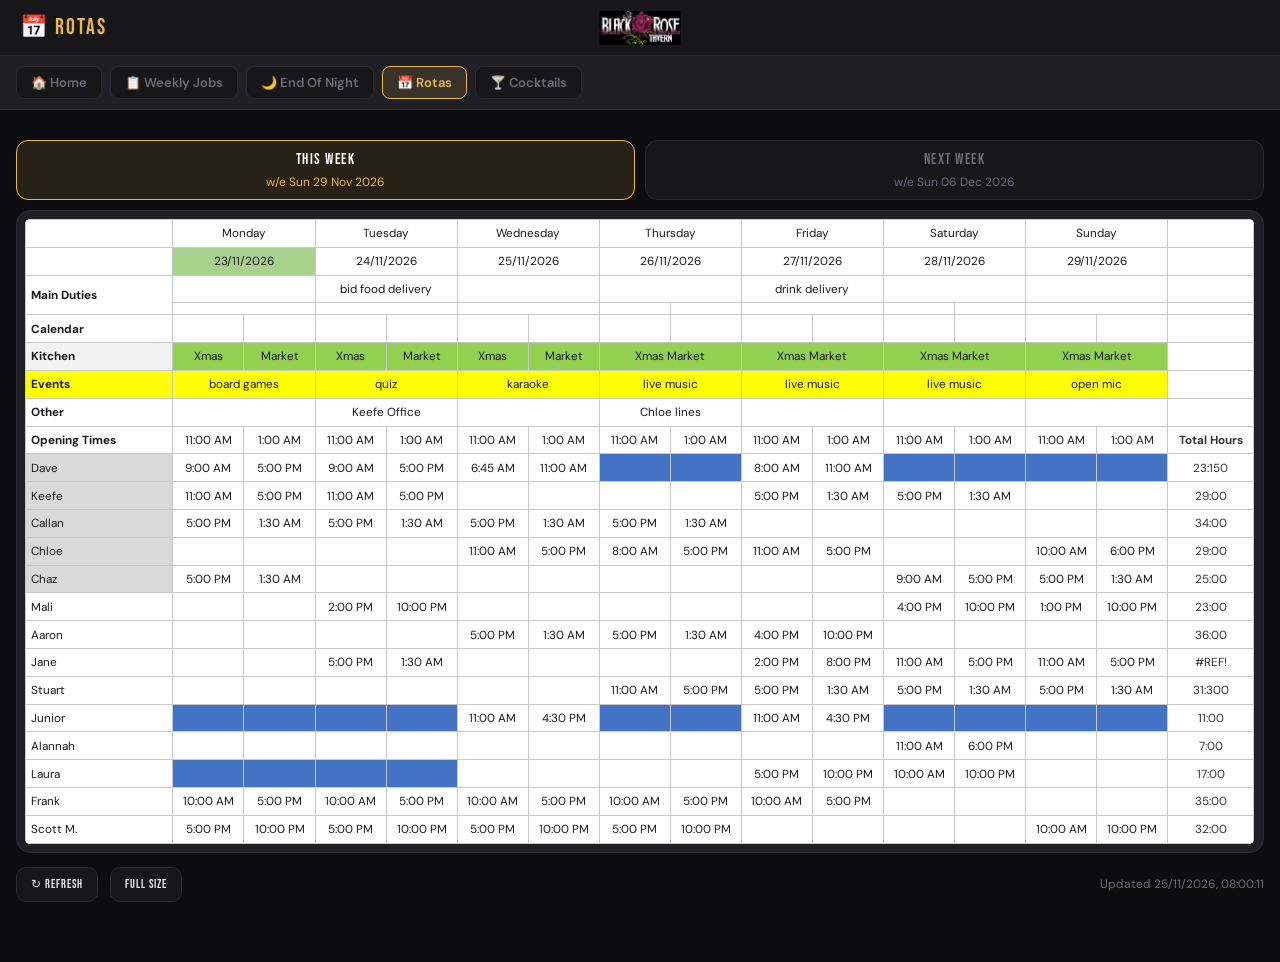
<file: rotas/index.html>
<!DOCTYPE html>
<html lang="en">
<head>
<meta charset="UTF-8">
<meta name="viewport" content="width=device-width, initial-scale=1.0">
<title>Rotas — Black Rose Tavern</title>

<link href="https://fonts.googleapis.com/css2?family=Bebas+Neue&family=DM+Sans:wght@300;400;500;600;700&display=swap" rel="stylesheet">

<style>
  :root{
    --bg:#0d0d0f; --surface:#17171a; --surface2:#1f1f24; --border:#2a2a30;
    --accent:#e8b84b; --accent-dim:rgba(232,184,75,0.12);
    --blood:#e8b84b; --gold:#e8b84b;
    --text:#e8e8ec; --muted:#6b6b78; --line:#2a2a30; --panel:#17171a; --panel-2:#1f1f24;
  }
  *{box-sizing:border-box}
  html,body{margin:0}
  body{background:var(--bg); color:var(--text); font-family:'DM Sans',system-ui,sans-serif;
    font-size:15px; min-height:100vh; -webkit-font-smoothing:antialiased}
  .wrap{max-width:1500px;margin:0 auto;padding:18px 16px 60px}

  /* shared topbar + nav */
  .topbar{display:flex;align-items:center;justify-content:space-between;padding:0 20px;height:56px;
    background:var(--surface);border-bottom:1px solid var(--border);position:sticky;top:0;z-index:100;}
  .topbar-logo{font-family:'Bebas Neue',sans-serif;font-size:22px;letter-spacing:2px;color:var(--accent);}
  .topbar-centre-logo{position:absolute;left:50%;transform:translateX(-50%);height:34px;width:auto;pointer-events:none;}
  .nav-bar{display:flex;gap:8px;background:var(--surface2);border-bottom:1px solid var(--border);
    padding:10px 16px;flex-wrap:wrap;}
  .nav-btn{padding:7px 14px;border-radius:8px;font-family:'DM Sans',sans-serif;font-size:13px;font-weight:600;
    border:1px solid var(--border);background:var(--surface);color:var(--muted);text-decoration:none;
    display:inline-block;transition:color .2s,border-color .2s;-webkit-tap-highlight-color:transparent;}
  .nav-btn:hover{color:var(--text);border-color:var(--accent);}
  .nav-btn.current{background:var(--accent-dim);color:var(--accent);border-color:var(--accent);}

  .tabs{display:flex;gap:10px;margin:22px 0 14px}
  .tab{flex:1;cursor:pointer;border:1px solid var(--line);background:var(--panel);color:var(--muted);
    border-radius:12px;padding:14px 12px;text-align:center;font-family:'Bebas Neue';font-weight:500;
    letter-spacing:1.5px;text-transform:uppercase;transition:.18s;user-select:none}
  .tab small{display:block;font-family:'DM Sans';font-weight:400;letter-spacing:0;text-transform:none;
    font-size:12px;color:var(--muted);margin-top:5px}
  .tab:hover{border-color:#3a3344;color:var(--text)}
  .tab.active{color:#fff;border-color:var(--accent);background:var(--accent-dim)}
  .tab.active small{color:var(--accent)}

  .viewer{border:1px solid var(--line);border-radius:14px;background:var(--panel-2);
    min-height:50vh;position:relative;overflow:auto;padding:14px}

  /* the NAS-rendered rota block (cells carry their own inline colours) */
  table.rota{border-collapse:collapse;font-family:'DM Sans',Arial,sans-serif;font-size:13px;
    background:#fff;width:100%;border-radius:6px;overflow:hidden}
  table.rota td{border:1px solid #c8c8cc;padding:7px 10px;white-space:nowrap;min-width:40px}

  .state{position:absolute;inset:0;display:grid;place-items:center;text-align:center;padding:30px}
  .state .msg{font-family:'Bebas Neue';font-weight:300;letter-spacing:1px;color:var(--muted);font-size:15px}
  .spinner{width:34px;height:34px;border-radius:50%;margin:0 auto 14px;
    border:3px solid #2c2734;border-top-color:var(--accent);animation:spin 1s linear infinite}
  @keyframes spin{to{transform:rotate(360deg)}}

  .footer{display:flex;align-items:center;gap:12px;margin-top:14px;flex-wrap:wrap}
  .btn{cursor:pointer;border:1px solid var(--line);background:var(--panel);color:var(--text);
    border-radius:10px;padding:9px 14px;font-family:'Bebas Neue';font-weight:500;letter-spacing:1px;
    text-transform:uppercase;font-size:12px;transition:.18s;text-decoration:none}
  .btn:hover{border-color:var(--accent);color:#fff}
  .stamp{color:var(--muted);font-size:12px;margin-left:auto}

  /* fit the rota to the screen: draw it at a fixed size, then zoom it to the space available */
  #sheet table.rota{width:1100px!important}
  #sheet table.rota td{font-size:13px!important;padding:6px 5px}
  .viewer.fitted{padding:8px;min-height:0}
  .tabs{margin:12px 0 10px}.tab{padding:9px 12px}
  .viewer.fitted .state{position:static}
</style>
</head>
<body>

<div class="topbar" style="position:relative;">
  <div class="topbar-logo">📅 Rotas</div>
  <img class="topbar-centre-logo" src="../logo.jpg" alt="The Black Rose Tavern">
  <div class="topbar-right"></div>
</div>
<div class="nav-bar">
  <a class="nav-btn" id="nav-home" href="../home">🏠 Home</a>
  <a class="nav-btn" href="../weekly-cleaning">📋 Weekly Jobs</a>
  <a class="nav-btn" href="../end-of-night">🌙 End Of Night</a>
  <span class="nav-btn current">📅 Rotas</span>
  <a class="nav-btn" href="../cocktails">🍸 Cocktails</a>
</div>

<div class="wrap">

  <div class="tabs">
    <div class="tab active" id="tab-this" onclick="show('this')">
      This Week<small id="lbl-this">—</small>
    </div>
    <div class="tab" id="tab-next" onclick="show('next')">
      Next Week<small id="lbl-next">—</small>
    </div>
  </div>

  <div class="viewer">
    <div id="sheet"></div>
    <div class="state" id="state">
      <div><div class="spinner"></div><div class="msg">Loading rotas…</div></div>
    </div>
  </div>

  <div class="footer">
    <button class="btn" onclick="load()">↻ Refresh</button>
    <button class="btn" id="fitbtn" onclick="toggleFit()">Full size</button>
    <span class="stamp" id="stamp"></span>
  </div>

</div>

<script>
  // The NAS publishes pre-rendered, colour-exact HTML blocks (cropped to just the
  // rota — no pay rates or cost data) plus a rotas.json manifest. We just fetch
  // and display them; nothing sensitive or heavy runs in the browser.
  const FILES = { this: 'this-week.html', next: 'next-week.html' };
  let manifest = null;
  let current = 'this';
  const bust = () => '?t=' + Date.now();

  function setState(html){
    const s = document.getElementById('state');
    if (html === null){ s.style.display = 'none'; return; }
    s.style.display = 'grid';
    s.innerHTML = '<div><div class="msg">' + html + '</div></div>';
  }

  async function show(which){
    current = which;
    document.getElementById('tab-this').classList.toggle('active', which==='this');
    document.getElementById('tab-next').classList.toggle('active', which==='next');
    document.getElementById('sheet').innerHTML = '';

    const meta = manifest && manifest[which==='this' ? 'thisWeek' : 'nextWeek'];
    if (!meta){ setState('No rota published for this week yet.'); return; }

    setState('<div class="spinner"></div>Loading rota…');
    try{
      const res = await fetch(FILES[which] + bust());
      if (!res.ok) throw new Error('not found');
      document.getElementById('sheet').innerHTML = await res.text();
      setState(null);
      rotaFit(); setTimeout(rotaFit, 400);
    }catch(err){
      setState('Could not load this rota.<br><small style="color:#7d7689">' + String(err) + '</small>');
    }
  }

  // ── fit to screen ──
  let FIT = true; try { FIT = localStorage.getItem('rota_fit') !== '0'; } catch (e) {}
  function rotaFit(){
    const sh = document.getElementById('sheet'), t = sh.querySelector('table'), v = document.querySelector('.viewer');
    document.getElementById('fitbtn').textContent = FIT ? 'Full size' : 'Fit to screen';
    sh.style.zoom = ''; if (t) t.style.removeProperty('width'); v.classList.toggle('fitted', !!t && FIT);
    if (!t || !FIT) return;
    const w = t.offsetWidth, h = t.offsetHeight; if (!w || !h) return;
    const cs = getComputedStyle(v), padW = parseFloat(cs.paddingLeft) + parseFloat(cs.paddingRight) + 2, padH = parseFloat(cs.paddingTop) + parseFloat(cs.paddingBottom) + 2;
    const availW = v.clientWidth - padW + 2;
    const availH = innerHeight - (v.getBoundingClientRect().top + scrollY) - padH - 64;   // leave room for the Refresh row
    let k = Math.min(availW / w, availH / h);
    if (k < 0.6) k = availW / w;          // too tall to fit and stay readable: fit the width, scroll down
    k = Math.max(0.5, Math.min(k, 1.6));  // phones: never smaller than half size (swipe sideways)
    if (availW / k > w + 8) t.style.setProperty('width', Math.floor(availW / k) + 'px', 'important');   // height is the limit: stretch the columns to use the full width
    sh.style.zoom = k.toFixed(3);
  }
  function toggleFit(){ FIT = !FIT; try { localStorage.setItem('rota_fit', FIT ? '1' : '0'); } catch (e) {} rotaFit(); }
  addEventListener('resize', () => { clearTimeout(window._rf); window._rf = setTimeout(rotaFit, 120); });
  addEventListener('orientationchange', () => setTimeout(rotaFit, 300));

  async function load(){
    setState('<div class="spinner"></div>Loading rotas…');
    try{
      const res = await fetch('rotas.json' + bust());
      manifest = await res.json();
    }catch(e){ manifest = null; }
    document.getElementById('lbl-this').textContent =
      manifest && manifest.thisWeek ? ('w/e ' + manifest.thisWeek.label) : 'none';
    document.getElementById('lbl-next').textContent =
      manifest && manifest.nextWeek ? ('w/e ' + manifest.nextWeek.label) : 'none';
    if (manifest && manifest.generated){
      document.getElementById('stamp').textContent =
        'Updated ' + new Date(manifest.generated).toLocaleString('en-GB');
    }
    show(current);
  }

  load();
</script>
</body>
</html>
</file>
